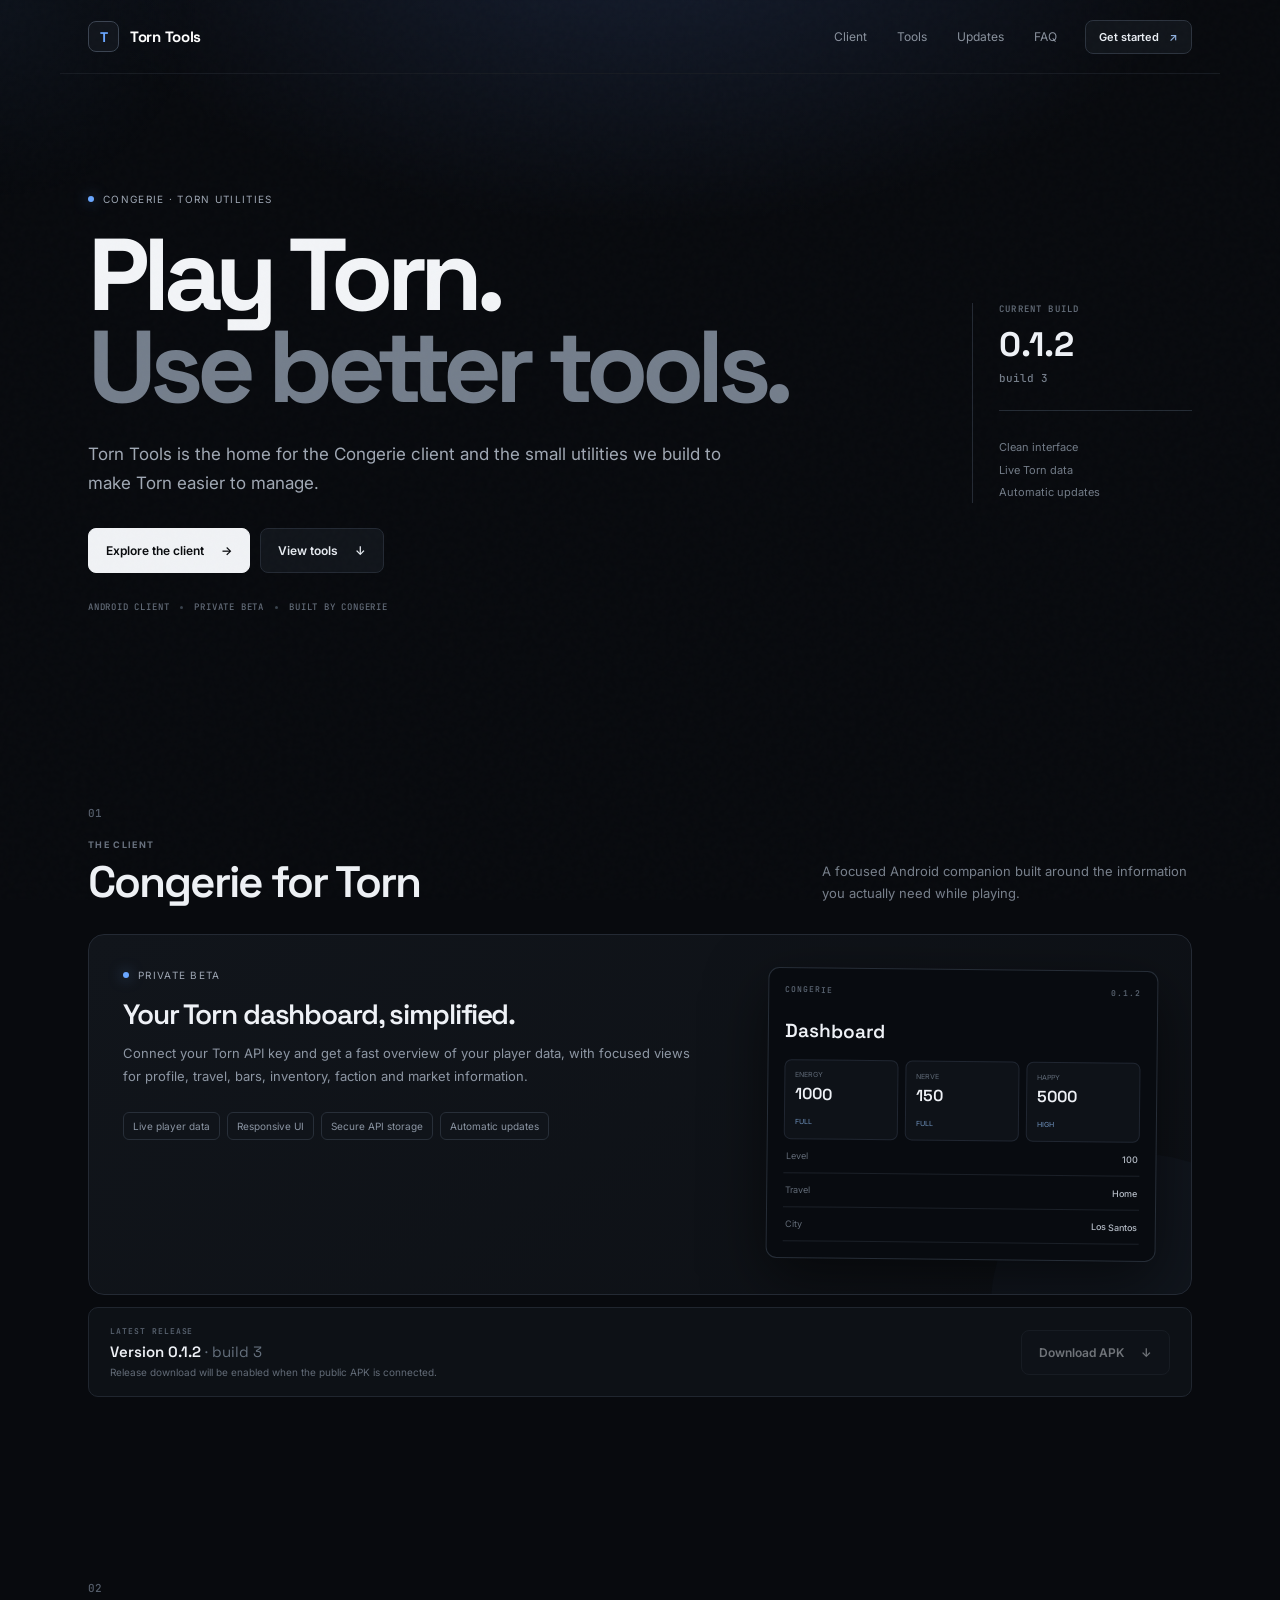
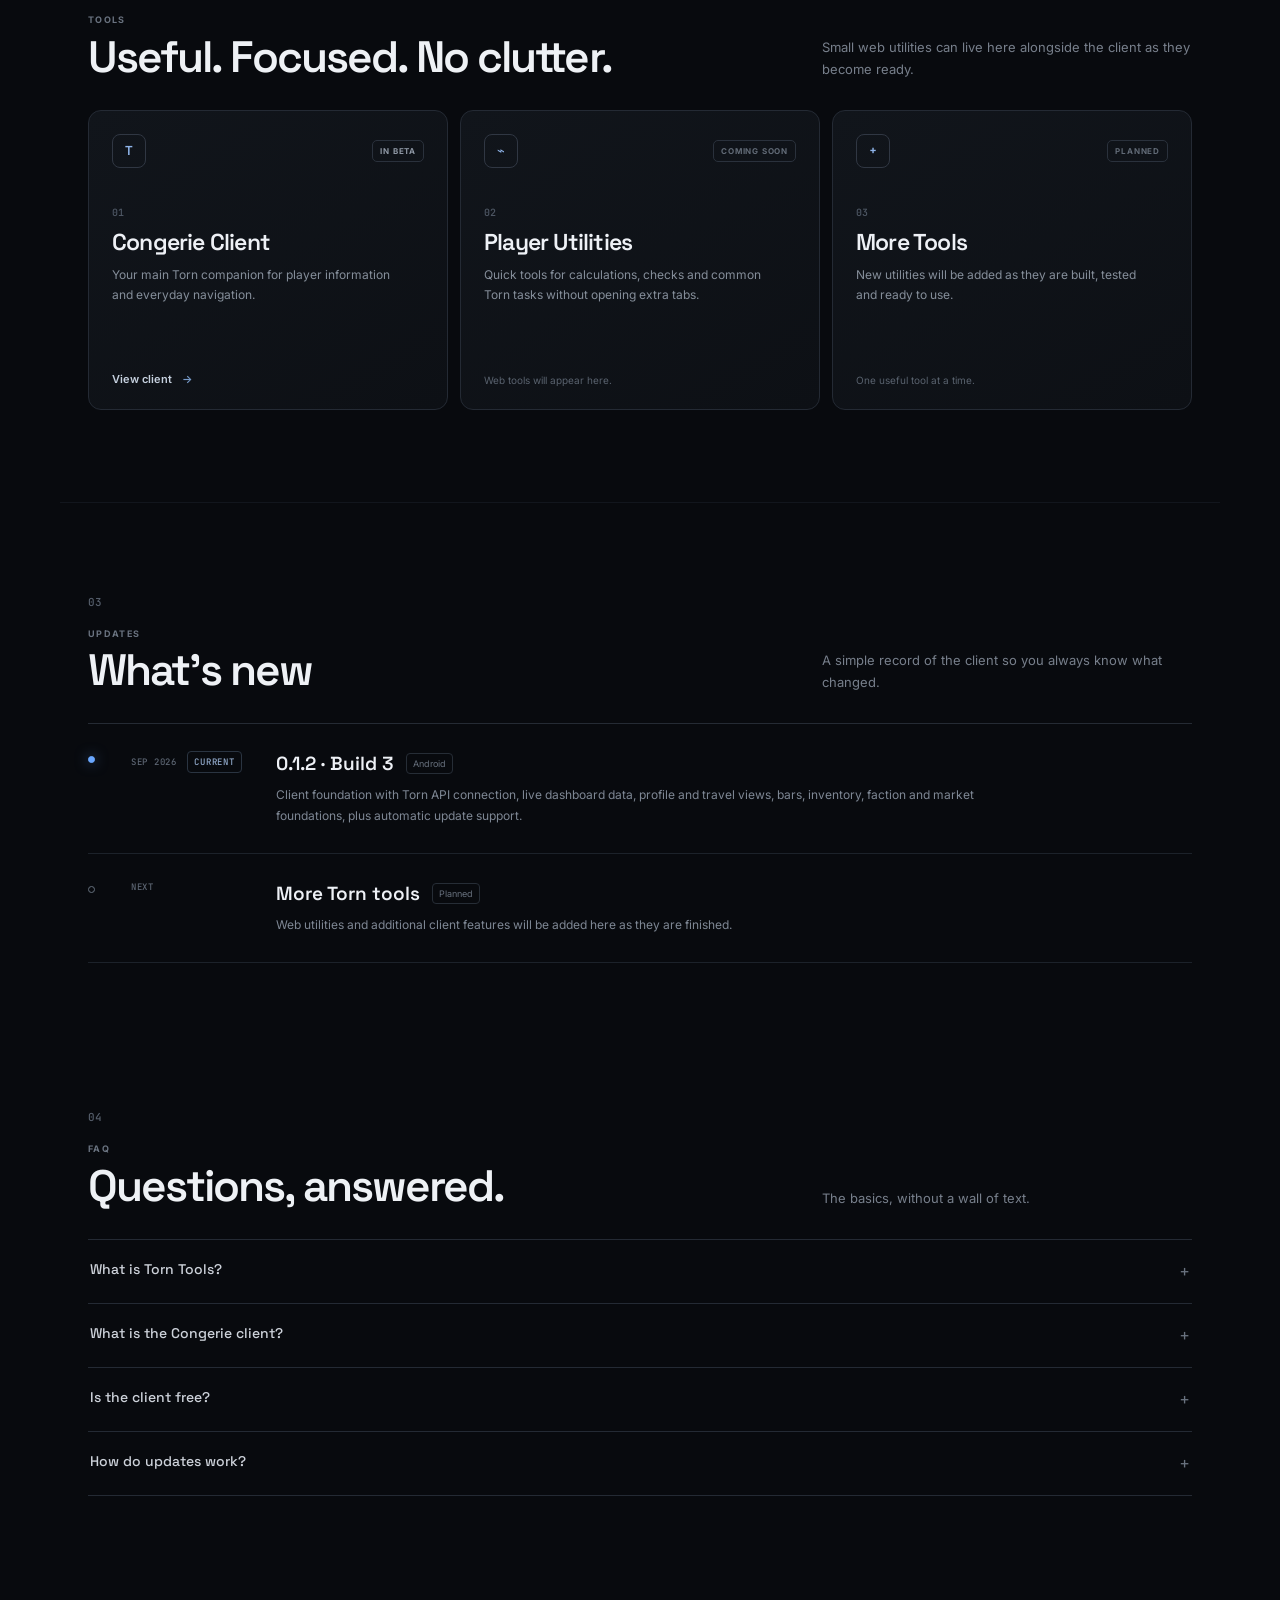
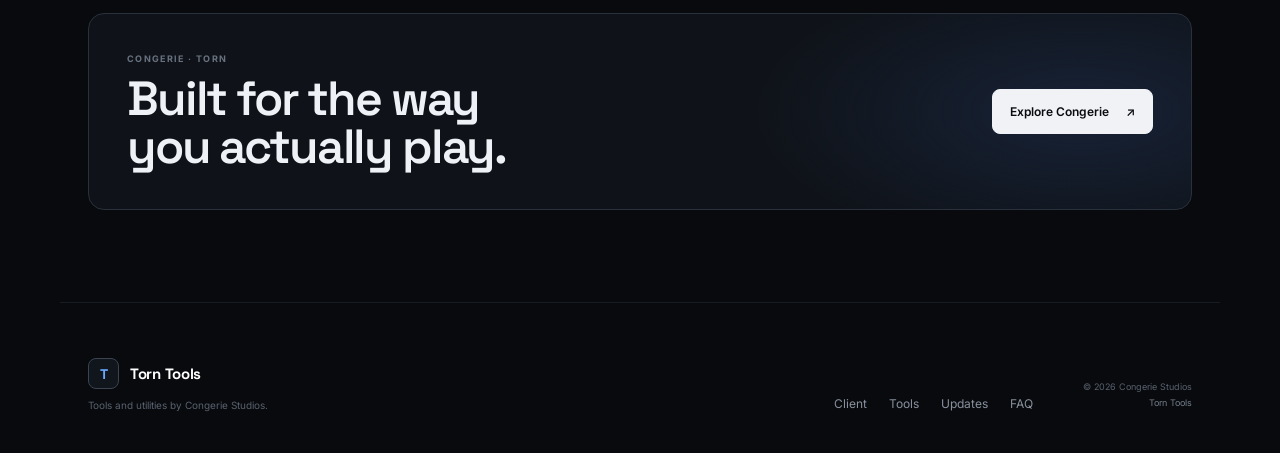
<file: index.html>
<!doctype html>
<html lang="en">
<head>
<meta charset="utf-8">
<meta name="viewport" content="width=device-width,initial-scale=1">
<meta name="theme-color" content="#080a0e">
<meta name="description" content="Torn Tools by Congerie — a clean home for the Congerie Torn client, player utilities, updates and resources.">
<meta property="og:title" content="Torn Tools — Congerie">
<meta property="og:description" content="The home for the Congerie Torn client, player utilities and updates.">
<meta property="og:type" content="website">
<title>Torn Tools — Congerie</title>
<link rel="icon" href="favicon.svg" type="image/svg+xml">
<link rel="preconnect" href="https://fonts.googleapis.com">
<link rel="preconnect" href="https://fonts.gstatic.com" crossorigin>
<link href="https://fonts.googleapis.com/css2?family=Inter:wght@400;500;600;700&family=Space+Grotesk:wght@500;600;700&family=JetBrains+Mono:wght@400;500;600&display=swap" rel="stylesheet">
<link rel="stylesheet" href="styles.css">
</head>
<body>
<div class="grain"></div>
<div class="cursor-glow" aria-hidden="true"></div>
<header class="nav" id="top">
  <a class="brand" href="#top" aria-label="Torn Tools home"><span class="brand-mark">T</span><span>Torn Tools</span></a>
  <nav class="desktop-nav" aria-label="Primary navigation">
    <a href="#client">Client</a><a href="#tools">Tools</a><a href="#updates">Updates</a><a href="#faq">FAQ</a>
  </nav>
  <a class="nav-cta" href="#client">Get started <span>↗</span></a>
</header>
<main>
<section class="hero">
  <div class="hero-grid"></div>
  <div class="hero-inner reveal">
    <div class="eyebrow"><span class="live-dot"></span> Congerie · Torn utilities</div>
    <h1>Play Torn.<br><span>Use better tools.</span></h1>
    <p class="hero-copy">Torn Tools is the home for the Congerie client and the small utilities we build to make Torn easier to manage.</p>
    <div class="hero-actions"><a class="button primary" href="#client">Explore the client <span>→</span></a><a class="button secondary" href="#tools">View tools <span>↓</span></a></div>
    <div class="hero-meta"><span>ANDROID CLIENT</span><i></i><span>PRIVATE BETA</span><i></i><span>BUILT BY CONGERIE</span></div>
  </div>
  <div class="hero-side reveal"><div class="side-label">CURRENT BUILD</div><strong>0.1.2</strong><span>build 3</span><div class="side-line"></div><small>Clean interface<br>Live Torn data<br>Automatic updates</small></div>
</section>
<section class="section client-section" id="client">
  <div class="section-top"><div><span class="section-index">01</span><p class="kicker">THE CLIENT</p><h2>Congerie for Torn</h2></div><p class="section-intro">A focused Android companion built around the information you actually need while playing.</p></div>
  <div class="client-card reveal">
    <div class="client-copy"><div class="status-label"><span class="live-dot"></span> PRIVATE BETA</div><h3>Your Torn dashboard, simplified.</h3><p>Connect your Torn API key and get a fast overview of your player data, with focused views for profile, travel, bars, inventory, faction and market information.</p><div class="feature-pills"><span>Live player data</span><span>Responsive UI</span><span>Secure API storage</span><span>Automatic updates</span></div></div>
    <div class="client-preview" aria-hidden="true"><div class="preview-top"><span>CONGERIE</span><span>0.1.2</span></div><div class="preview-title">Dashboard</div><div class="preview-stats"><div><small>ENERGY</small><b>1000</b><span>FULL</span></div><div><small>NERVE</small><b>150</b><span>FULL</span></div><div><small>HAPPY</small><b>5000</b><span>HIGH</span></div></div><div class="preview-row"><span>Level</span><b>100</b></div><div class="preview-row"><span>Travel</span><b>Home</b></div><div class="preview-row"><span>City</span><b>Los Santos</b></div></div>
  </div>
  <div class="download-strip"><div><span class="mini-label">LATEST RELEASE</span><strong>Version 0.1.2 <em>· build 3</em></strong><small>Release download will be enabled when the public APK is connected.</small></div><a class="button secondary disabled" href="#" aria-disabled="true">Download APK <span>↓</span></a></div>
</section>
<section class="section" id="tools">
  <div class="section-top"><div><span class="section-index">02</span><p class="kicker">TOOLS</p><h2>Useful. Focused. No clutter.</h2></div><p class="section-intro">Small web utilities can live here alongside the client as they become ready.</p></div>
  <div class="tool-grid">
    <article class="tool-card featured reveal"><div class="tool-head"><span class="tool-icon">T</span><span class="tag">IN BETA</span></div><div class="tool-number">01</div><h3>Congerie Client</h3><p>Your main Torn companion for player information and everyday navigation.</p><a href="#client">View client <span>→</span></a></article>
    <article class="tool-card reveal"><div class="tool-head"><span class="tool-icon">⌁</span><span class="tag muted">COMING SOON</span></div><div class="tool-number">02</div><h3>Player Utilities</h3><p>Quick tools for calculations, checks and common Torn tasks without opening extra tabs.</p><span class="tool-note">Web tools will appear here.</span></article>
    <article class="tool-card reveal"><div class="tool-head"><span class="tool-icon">+</span><span class="tag muted">PLANNED</span></div><div class="tool-number">03</div><h3>More Tools</h3><p>New utilities will be added as they are built, tested and ready to use.</p><span class="tool-note">One useful tool at a time.</span></article>
  </div>
</section>
<section class="section updates-section" id="updates">
  <div class="section-top"><div><span class="section-index">03</span><p class="kicker">UPDATES</p><h2>What's new</h2></div><p class="section-intro">A simple record of the client so you always know what changed.</p></div>
  <div class="timeline">
    <article class="timeline-item current reveal"><div class="timeline-marker"></div><div class="timeline-date">SEP 2026 <span>CURRENT</span></div><div class="timeline-content"><div class="version-line"><h3>0.1.2 · Build 3</h3><span>Android</span></div><p>Client foundation with Torn API connection, live dashboard data, profile and travel views, bars, inventory, faction and market foundations, plus automatic update support.</p></div></article>
    <article class="timeline-item reveal"><div class="timeline-marker"></div><div class="timeline-date">NEXT</div><div class="timeline-content"><div class="version-line"><h3>More Torn tools</h3><span>Planned</span></div><p>Web utilities and additional client features will be added here as they are finished.</p></div></article>
  </div>
</section>
<section class="section faq-section" id="faq">
  <div class="section-top"><div><span class="section-index">04</span><p class="kicker">FAQ</p><h2>Questions, answered.</h2></div><p class="section-intro">The basics, without a wall of text.</p></div>
  <div class="faq-list">
    <details><summary>What is Torn Tools?<span>+</span></summary><p>Torn Tools is the public home for Congerie's Torn client and future player utilities.</p></details>
    <details><summary>What is the Congerie client?<span>+</span></summary><p>It is an Android companion that connects to Torn's API and presents useful player information in a focused interface.</p></details>
    <details><summary>Is the client free?<span>+</span></summary><p>The current build is a private beta. Release and access details will be posted here when the public build is ready.</p></details>
    <details><summary>How do updates work?<span>+</span></summary><p>The Android client includes an automatic update system. This website is designed to host the public release manifest and APK.</p></details>
  </div>
</section>
<section class="section final-cta"><div class="cta-card reveal"><div><p class="kicker">CONGERIE · TORN</p><h2>Built for the way<br>you actually play.</h2></div><a class="button primary" href="#client">Explore Congerie <span>↗</span></a></div></section>
</main>
<footer><div><a class="brand" href="#top"><span class="brand-mark">T</span><span>Torn Tools</span></a><p>Tools and utilities by Congerie Studios.</p></div><div class="footer-links"><a href="#client">Client</a><a href="#tools">Tools</a><a href="#updates">Updates</a><a href="#faq">FAQ</a></div><div class="footer-copy">© 2026 Congerie Studios<br><span>Torn Tools</span></div></footer>
<script src="script.js" defer></script>
</body>
</html>
</file>
<file: styles.css>
:root{font-family:Inter,system-ui,sans-serif;color:#eef1f6;background:#080a0e;font-synthesis:none;--bg:#080a0e;--panel:#101319;--panel2:#0d1015;--border:#242a34;--border2:#303744;--muted:#858e9c;--dim:#5f6875;--accent:#6aa7ff;--white:#f2f4f7;--max:1160px}*{box-sizing:border-box}html{scroll-behavior:smooth}body{margin:0;background:radial-gradient(900px 500px at 50% -100px,#172033 0,transparent 65%),var(--bg);min-height:100vh;overflow-x:hidden}.grain{position:fixed;inset:0;pointer-events:none;opacity:.025;background-image:url("data:image/svg+xml,%3Csvg viewBox='0 0 180 180' xmlns='http://www.w3.org/2000/svg'%3E%3Cfilter id='n'%3E%3CfeTurbulence type='fractalNoise' baseFrequency='.9' numOctaves='4' stitchTiles='stitch'/%3E%3C/filter%3E%3Crect width='100%25' height='100%25' filter='url(%23n)' opacity='.7'/%3E%3C/svg%3E");z-index:20}.cursor-glow{position:fixed;width:420px;height:420px;border-radius:50%;background:radial-gradient(circle,#6aa7ff12 0,transparent 68%);transform:translate(-50%,-50%);pointer-events:none;z-index:0;opacity:.8}.nav{height:74px;max-width:var(--max);margin:auto;padding:0 28px;display:flex;align-items:center;justify-content:space-between;border-bottom:1px solid #171b22;position:relative;z-index:10}.brand{display:flex;align-items:center;gap:11px;color:#fff;text-decoration:none;font:700 15px "Space Grotesk",sans-serif;letter-spacing:-.02em}.brand-mark{display:grid;place-items:center;width:31px;height:31px;border:1px solid #3b4451;border-radius:8px;background:#11151c;color:var(--accent);font:700 14px "Space Grotesk"}.desktop-nav{display:flex;gap:30px;margin-left:auto;margin-right:28px}.desktop-nav a,.footer-links a{color:#89919d;text-decoration:none;font-size:12px;transition:color .2s}.desktop-nav a:hover,.footer-links a:hover{color:#fff}.nav-cta{border:1px solid #2c333e;background:#11151b;color:#e9edf3;text-decoration:none;padding:9px 13px;border-radius:8px;font-size:11px;font-weight:600}.nav-cta span{color:#8daedb;margin-left:7px}.hero{max-width:var(--max);min-height:640px;margin:auto;padding:118px 28px 100px;position:relative;display:grid;grid-template-columns:minmax(0,1fr) 220px;align-items:center;gap:70px}.hero-grid{position:absolute;inset:0;pointer-events:none;background-image:linear-gradient(#ffffff05 1px,transparent 1px),linear-gradient(90deg,#ffffff05 1px,transparent 1px);background-size:70px 70px;mask-image:linear-gradient(to bottom,black,transparent 82%);opacity:.35}.hero-inner,.hero-side{position:relative;z-index:1}.eyebrow,.status-label{display:flex;align-items:center;gap:9px;color:#9ea7b4;font-size:10px;letter-spacing:.13em;text-transform:uppercase}.live-dot{width:6px;height:6px;border-radius:50%;background:var(--accent);box-shadow:0 0 14px #6aa7ff99}.hero h1{font:700 clamp(60px,8.4vw,102px)/.9 "Space Grotesk",sans-serif;letter-spacing:-.065em;margin:25px 0 27px;color:var(--white)}.hero h1 span{color:#747e8c}.hero-copy{max-width:640px;color:#a0a8b4;font-size:17px;line-height:1.7;margin:0 0 30px}.hero-actions{display:flex;gap:10px;flex-wrap:wrap}.button{display:inline-flex;align-items:center;justify-content:center;gap:17px;min-height:45px;padding:0 17px;border-radius:8px;text-decoration:none;font-weight:600;font-size:12px;border:1px solid var(--border);transition:transform .2s,border-color .2s,background .2s}.button:hover{transform:translateY(-2px)}.button.primary{background:#f0f2f5;color:#090b0e;border-color:#f0f2f5}.button.primary:hover{background:#fff}.button.secondary{background:#11151b;color:#e7ebf1}.button.secondary:hover{border-color:#3c4553}.button.disabled{opacity:.45;cursor:not-allowed}.button.disabled:hover{transform:none}.hero-meta{display:flex;align-items:center;gap:11px;margin-top:28px;color:#626b78;font:500 9px "JetBrains Mono",monospace;letter-spacing:.09em}.hero-meta i{width:3px;height:3px;background:#39414c;border-radius:50%}.hero-side{border-left:1px solid #242a34;padding-left:26px}.side-label{font:600 9px "JetBrains Mono",monospace;color:#626b77;letter-spacing:.13em}.hero-side strong{display:block;font:700 34px "Space Grotesk";margin-top:8px}.hero-side>span{color:#747d8a;font:500 11px "JetBrains Mono"}.side-line{height:1px;background:#252c35;margin:24px 0}.hero-side small{color:#727b87;line-height:1.9;font-size:11px}.section{max-width:var(--max);margin:auto;padding:92px 28px}.section-top{display:grid;grid-template-columns:minmax(0,1fr) 370px;gap:60px;align-items:end;margin-bottom:30px}.section-index{display:block;color:#555e6b;font:500 11px "JetBrains Mono";margin-bottom:18px}.kicker{font:700 9px/1.5 Inter,sans-serif;color:#69727f;letter-spacing:.15em;margin:0 0 8px}.section h2{font:600 clamp(30px,4vw,44px)/1.02 "Space Grotesk";letter-spacing:-.045em;margin:0;color:#eef1f5}.section-intro{margin:0;color:#777f8b;font-size:13px;line-height:1.7;max-width:370px}.client-card{display:grid;grid-template-columns:1fr 390px;gap:55px;padding:34px;border:1px solid var(--border);border-radius:16px;background:linear-gradient(145deg,#11151b,#0d1015);position:relative;overflow:hidden}.client-card:after{content:"";position:absolute;width:300px;height:300px;right:-100px;bottom:-160px;border-radius:50%;background:#6aa7ff08}.client-copy{position:relative;z-index:1}.client-copy h3{font:600 28px/1.1 "Space Grotesk";letter-spacing:-.04em;margin:18px 0 12px}.client-copy p{max-width:570px;color:#8d96a3;font-size:13px;line-height:1.75;margin:0}.feature-pills{display:flex;gap:7px;flex-wrap:wrap;margin-top:24px}.feature-pills span{font-size:10px;color:#8b95a3;border:1px solid #282f39;background:#10141a;padding:7px 9px;border-radius:6px}.client-preview{background:#080b10;border:1px solid #262d37;border-radius:11px;padding:16px;box-shadow:0 20px 60px #0008;transform:rotate(.6deg);position:relative;z-index:1}.preview-top{display:flex;justify-content:space-between;color:#596370;font:600 8px "JetBrains Mono";letter-spacing:.12em}.preview-title{font:600 19px "Space Grotesk";margin:24px 0 16px}.preview-stats{display:grid;grid-template-columns:repeat(3,1fr);gap:7px}.preview-stats div{border:1px solid #202631;background:#0e1218;padding:10px;border-radius:7px}.preview-stats small{display:block;color:#5e6875;font-size:7px}.preview-stats b{display:block;font:600 16px "Space Grotesk";margin:4px 0}.preview-stats span{font-size:7px;color:#6e91bc}.preview-row{display:flex;justify-content:space-between;padding:11px 2px;border-bottom:1px solid #1b2028;color:#626b77;font-size:9px}.preview-row b{color:#b3bac4;font-weight:500}.download-strip{display:flex;justify-content:space-between;align-items:center;gap:25px;margin-top:12px;padding:18px 21px;border:1px solid #20262f;background:#0d1116;border-radius:10px}.mini-label{display:block;color:#596370;font:600 8px "JetBrains Mono";letter-spacing:.12em;margin-bottom:6px}.download-strip strong{display:block;font:600 15px "Space Grotesk"}.download-strip strong em{font-style:normal;color:#65707d;font-weight:400}.download-strip small{display:block;color:#626b77;font-size:10px;margin-top:5px}.tool-grid{display:grid;grid-template-columns:repeat(3,1fr);gap:12px}.tool-card{min-height:300px;padding:23px;border:1px solid var(--border);border-radius:13px;background:linear-gradient(150deg,#11151b,#0d1015);display:flex;flex-direction:column;transition:transform .25s,border-color .25s,background .25s}.tool-card:hover{transform:translateY(-5px);border-color:#343c48;background:#12171e}.tool-head{display:flex;justify-content:space-between;align-items:center}.tool-icon{width:34px;height:34px;display:grid;place-items:center;border:1px solid #303743;border-radius:8px;color:#8fb4e9;font:600 13px "Space Grotesk"}.tag{display:inline-block;border:1px solid #2a313c;border-radius:5px;padding:5px 7px;color:#9099a6;font:700 8px Inter;letter-spacing:.1em}.tag.muted{color:#626b77}.tool-number{color:#4f5865;font:500 10px "JetBrains Mono";margin-top:38px}.tool-card h3{font:600 23px "Space Grotesk";letter-spacing:-.035em;margin:8px 0}.tool-card p{color:#858e9a;font-size:12px;line-height:1.7;margin:0;max-width:290px}.tool-card a{color:#c5d0de;text-decoration:none;font-size:11px;font-weight:600;margin-top:auto;padding-top:25px}.tool-card a span{color:#779ac8;margin-left:7px}.tool-note{margin-top:auto;padding-top:25px;color:#59626e;font-size:10px}.updates-section{border-top:1px solid #12161d}.timeline{border-top:1px solid #252b34}.timeline-item{display:grid;grid-template-columns:18px 120px 1fr;gap:25px;padding:27px 0;border-bottom:1px solid #1c222a}.timeline-marker{width:7px;height:7px;border:1px solid #65707d;border-radius:50%;margin-top:5px}.timeline-item.current .timeline-marker{background:var(--accent);border-color:var(--accent);box-shadow:0 0 13px #6aa7ff88}.timeline-date{color:#5d6673;font:500 9px "JetBrains Mono";letter-spacing:.08em}.timeline-date span{display:inline-block;color:#91a9ca;border:1px solid #2a3441;padding:4px 6px;border-radius:4px;margin-left:5px}.timeline-content{max-width:760px}.version-line{display:flex;align-items:center;gap:12px}.version-line h3{font:600 19px "Space Grotesk";margin:0}.version-line span{font-size:9px;color:#68717e;border:1px solid #262d36;padding:4px 6px;border-radius:4px}.timeline-content p{color:#7e8794;font-size:12px;line-height:1.7;margin:9px 0 0}.faq-section{padding-top:55px}.faq-list{border-top:1px solid var(--border)}details{border-bottom:1px solid var(--border)}summary{cursor:pointer;list-style:none;display:flex;justify-content:space-between;gap:20px;padding:20px 2px;color:#cdd2da;font:500 14px "Space Grotesk"}summary::-webkit-details-marker{display:none}summary span{color:#69727f;font-size:18px;font-weight:400;transition:transform .2s}details[open] summary span{transform:rotate(45deg);color:#8eabd1}details p{color:#777f8b;font-size:12px;line-height:1.7;max-width:760px;padding:0 35px 20px 2px;margin:0}.final-cta{padding-top:25px}.cta-card{display:flex;align-items:center;justify-content:space-between;gap:30px;padding:38px;border:1px solid #29313c;border-radius:16px;background:radial-gradient(500px 220px at 90% 50%,#172236 0,transparent 65%),#0f1319}.cta-card h2{font:600 clamp(30px,4vw,48px)/1 "Space Grotesk";letter-spacing:-.045em;margin:0}.cta-card .kicker{margin-bottom:10px}footer{max-width:var(--max);margin:auto;padding:55px 28px 42px;border-top:1px solid #171c23;display:grid;grid-template-columns:1fr auto auto;gap:50px;align-items:end}footer p{color:#59626e;font-size:10px;margin:10px 0 0}.footer-links{display:flex;gap:22px}.footer-copy{text-align:right;color:#59626e;font-size:9px;line-height:1.8}.footer-copy span{color:#747e8b}.reveal{opacity:0;transform:translateY(18px);transition:opacity .65s ease,transform .65s ease}.reveal.visible{opacity:1;transform:none}@media(max-width:850px){.nav{padding:0 18px}.desktop-nav{display:none}.hero{min-height:auto;padding:90px 20px 80px;display:block}.hero-side{display:none}.hero h1{font-size:clamp(52px,15vw,78px)}.hero-copy{font-size:16px}.hero-meta{flex-wrap:wrap}.section{padding:70px 20px}.section-top{display:block}.section-intro{margin-top:15px}.client-card{grid-template-columns:1fr;padding:23px;gap:30px}.client-preview{max-width:500px}.tool-grid{grid-template-columns:1fr}.tool-card{min-height:245px}.download-strip{align-items:flex-start;flex-direction:column}.download-strip .button{width:100%}.timeline-item{grid-template-columns:10px 1fr;gap:12px}.timeline-date{grid-column:2}.timeline-content{grid-column:2}.cta-card{align-items:flex-start;flex-direction:column;padding:28px}footer{grid-template-columns:1fr;padding:42px 20px 30px;gap:26px}.footer-copy{text-align:left}}@media(prefers-reduced-motion:reduce){html{scroll-behavior:auto}.tool-card,.button,.reveal{transition:none}.pulse{animation:none}.cursor-glow{display:none}}
</file>
